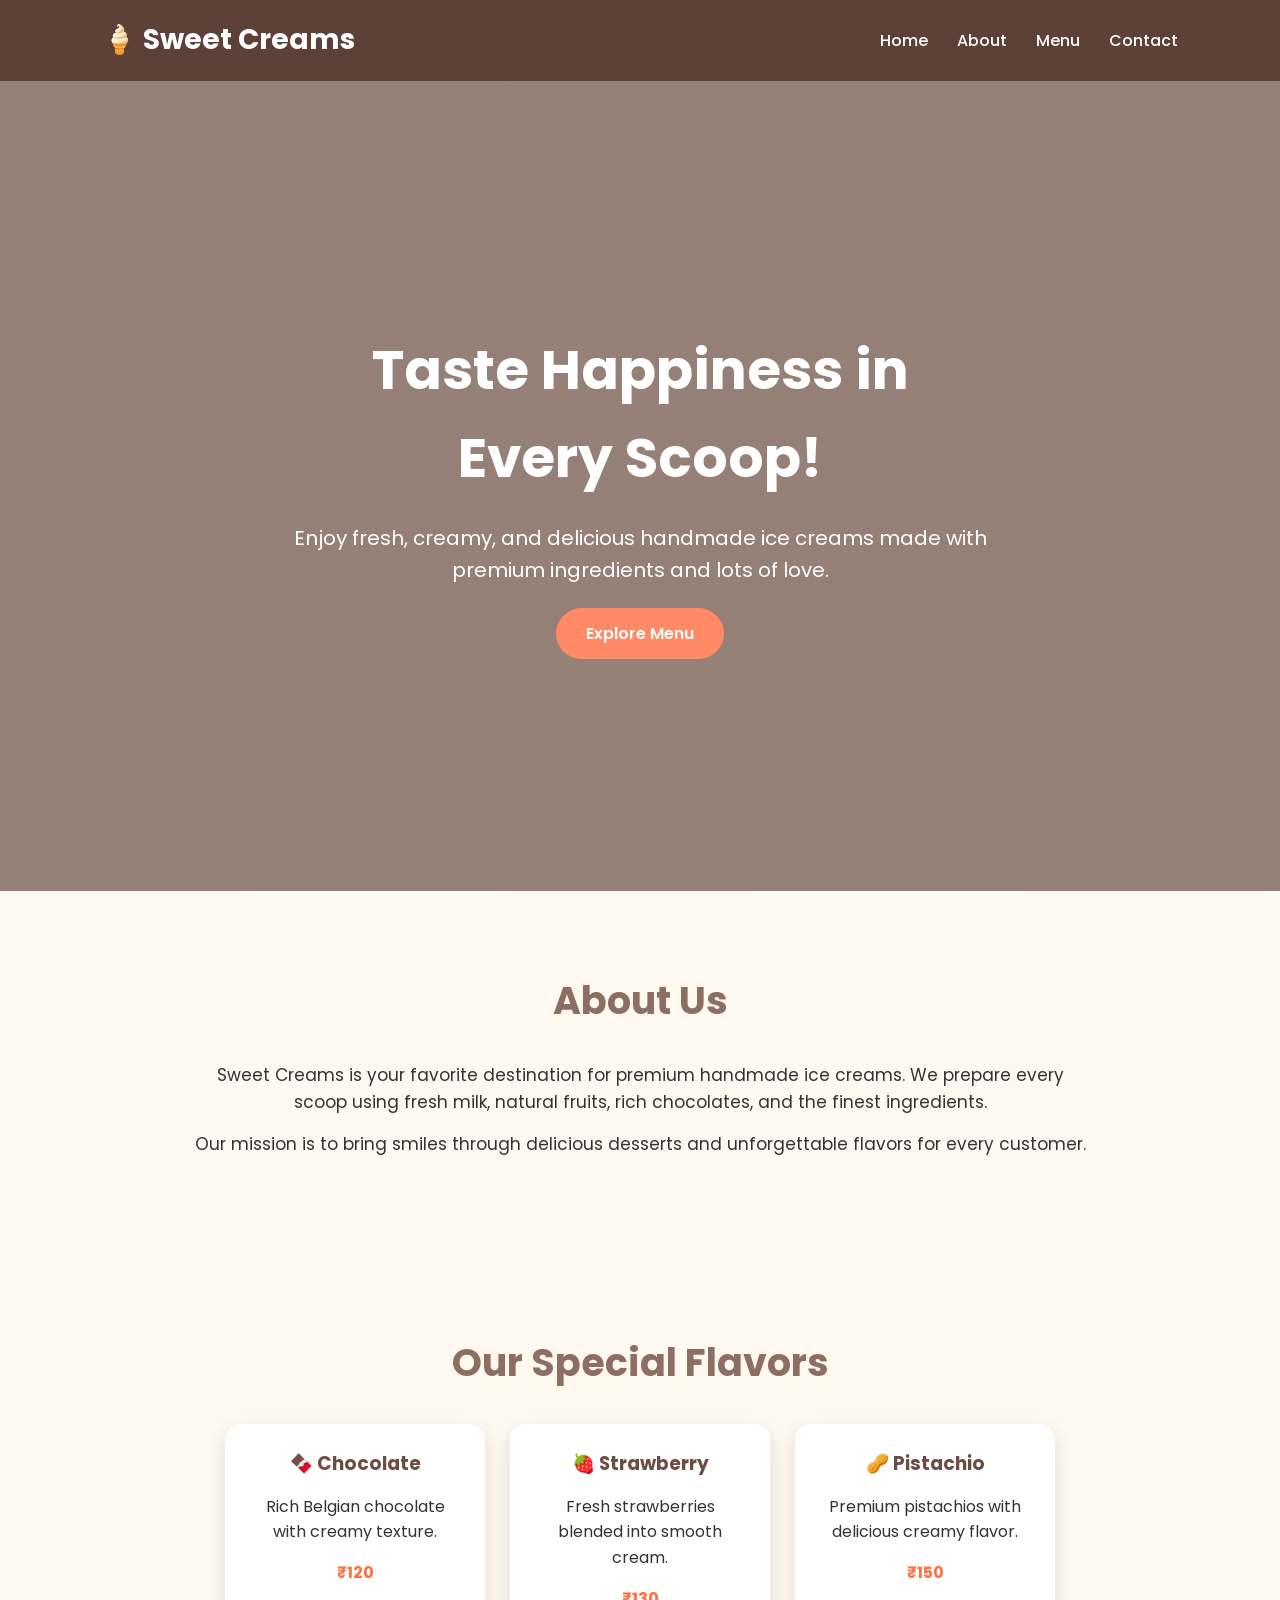
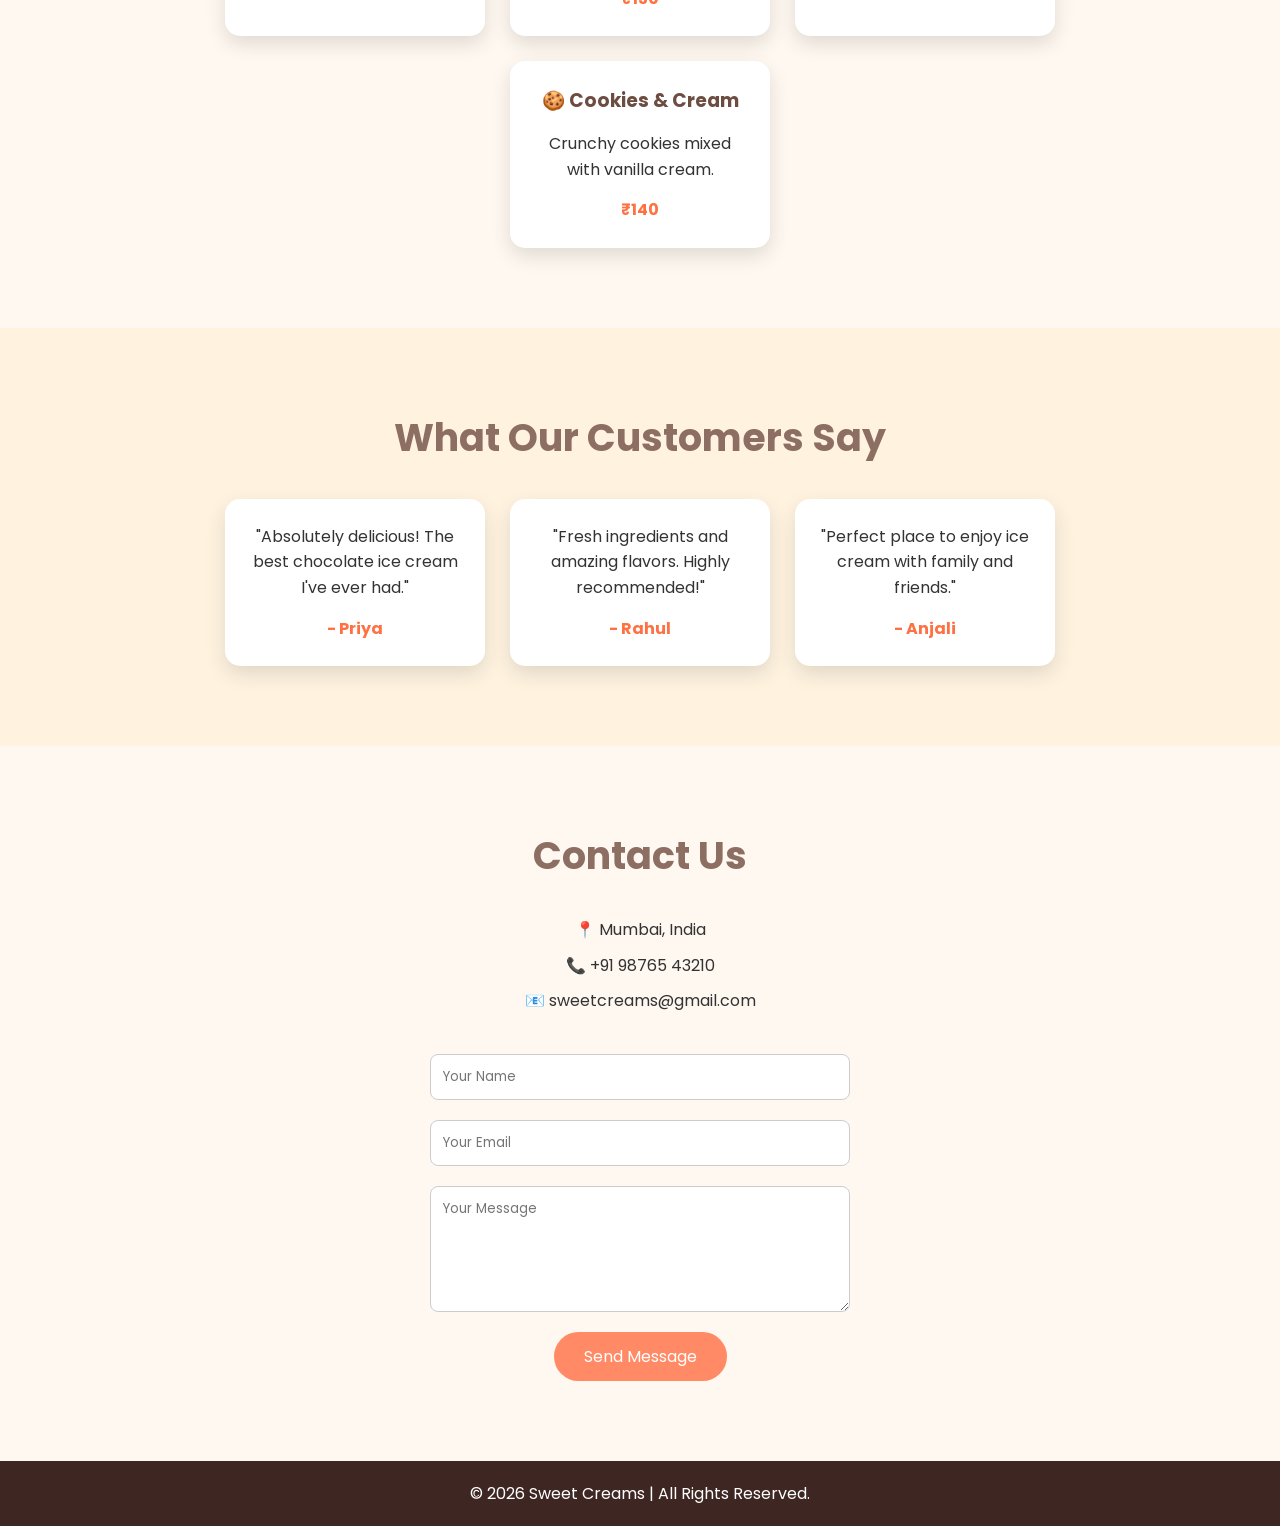
<file: WebDev-L1-task1-landing page/index.html>
<!DOCTYPE html>
<html lang="en">
<head>
    <meta charset="UTF-8">
    <meta name="viewport" content="width=device-width, initial-scale=1.0">
    <title>Sweet Creams | Ice Cream Shop</title>
    <link rel="stylesheet" href="style.css">
</head>
<body>

    <!-- Header -->
    <header>
        <div class="logo">🍦 Sweet Creams</div>

        <nav>
            <a href="#home">Home</a>
            <a href="#about">About</a>
            <a href="#menu">Menu</a>
            <a href="#contact">Contact</a>
        </nav>
    </header>

    <!-- Hero Section -->
    <section id="home" class="hero">
        <div class="hero-content">
            <h1>Taste Happiness in Every Scoop!</h1>
            <p>
                Enjoy fresh, creamy, and delicious handmade ice creams
                made with premium ingredients and lots of love.
            </p>
            <a href="#menu" class="btn">Explore Menu</a>
        </div>
    </section>

    <!-- About Section -->
    <section id="about" class="about">

        <h2>About Us</h2>

        <p>
            Sweet Creams is your favorite destination for premium handmade
            ice creams. We prepare every scoop using fresh milk,
            natural fruits, rich chocolates, and the finest ingredients.
        </p>

        <p>
            Our mission is to bring smiles through delicious desserts and
            unforgettable flavors for every customer.
        </p>

    </section>

    <!-- Menu Section -->
    <section id="menu" class="menu">

        <h2>Our Special Flavors</h2>

        <div class="cards">

            <div class="card">
                <h3>🍫 Chocolate</h3>
                <p>Rich Belgian chocolate with creamy texture.</p>
                <h4>₹120</h4>
            </div>

            <div class="card">
                <h3>🍓 Strawberry</h3>
                <p>Fresh strawberries blended into smooth cream.</p>
                <h4>₹130</h4>
            </div>

            <div class="card">
                <h3>🥜 Pistachio</h3>
                <p>Premium pistachios with delicious creamy flavor.</p>
                <h4>₹150</h4>
            </div>

            <div class="card">
                <h3>🍪 Cookies & Cream</h3>
                <p>Crunchy cookies mixed with vanilla cream.</p>
                <h4>₹140</h4>
            </div>

        </div>

    </section>

    <!-- Testimonials -->
    <section class="testimonials">

        <h2>What Our Customers Say</h2>

        <div class="cards">

            <div class="card">
                <p>"Absolutely delicious! The best chocolate ice cream I've ever had."</p>
                <h4>- Priya</h4>
            </div>

            <div class="card">
                <p>"Fresh ingredients and amazing flavors. Highly recommended!"</p>
                <h4>- Rahul</h4>
            </div>

            <div class="card">
                <p>"Perfect place to enjoy ice cream with family and friends."</p>
                <h4>- Anjali</h4>
            </div>

        </div>

    </section>

    <!-- Contact -->
    <section id="contact" class="contact">

        <h2>Contact Us</h2>

        <p>📍 Mumbai, India</p>
        <p>📞 +91 98765 43210</p>
        <p>📧 sweetcreams@gmail.com</p>

        <form>

            <input type="text" placeholder="Your Name" required>

            <input type="email" placeholder="Your Email" required>

            <textarea placeholder="Your Message" rows="5"></textarea>

            <button type="submit">Send Message</button>

        </form>

    </section>

    <!-- Footer -->
    <footer>

        <p>&copy; 2026 Sweet Creams | All Rights Reserved.</p>

    </footer>

</body>
</html>
</file>
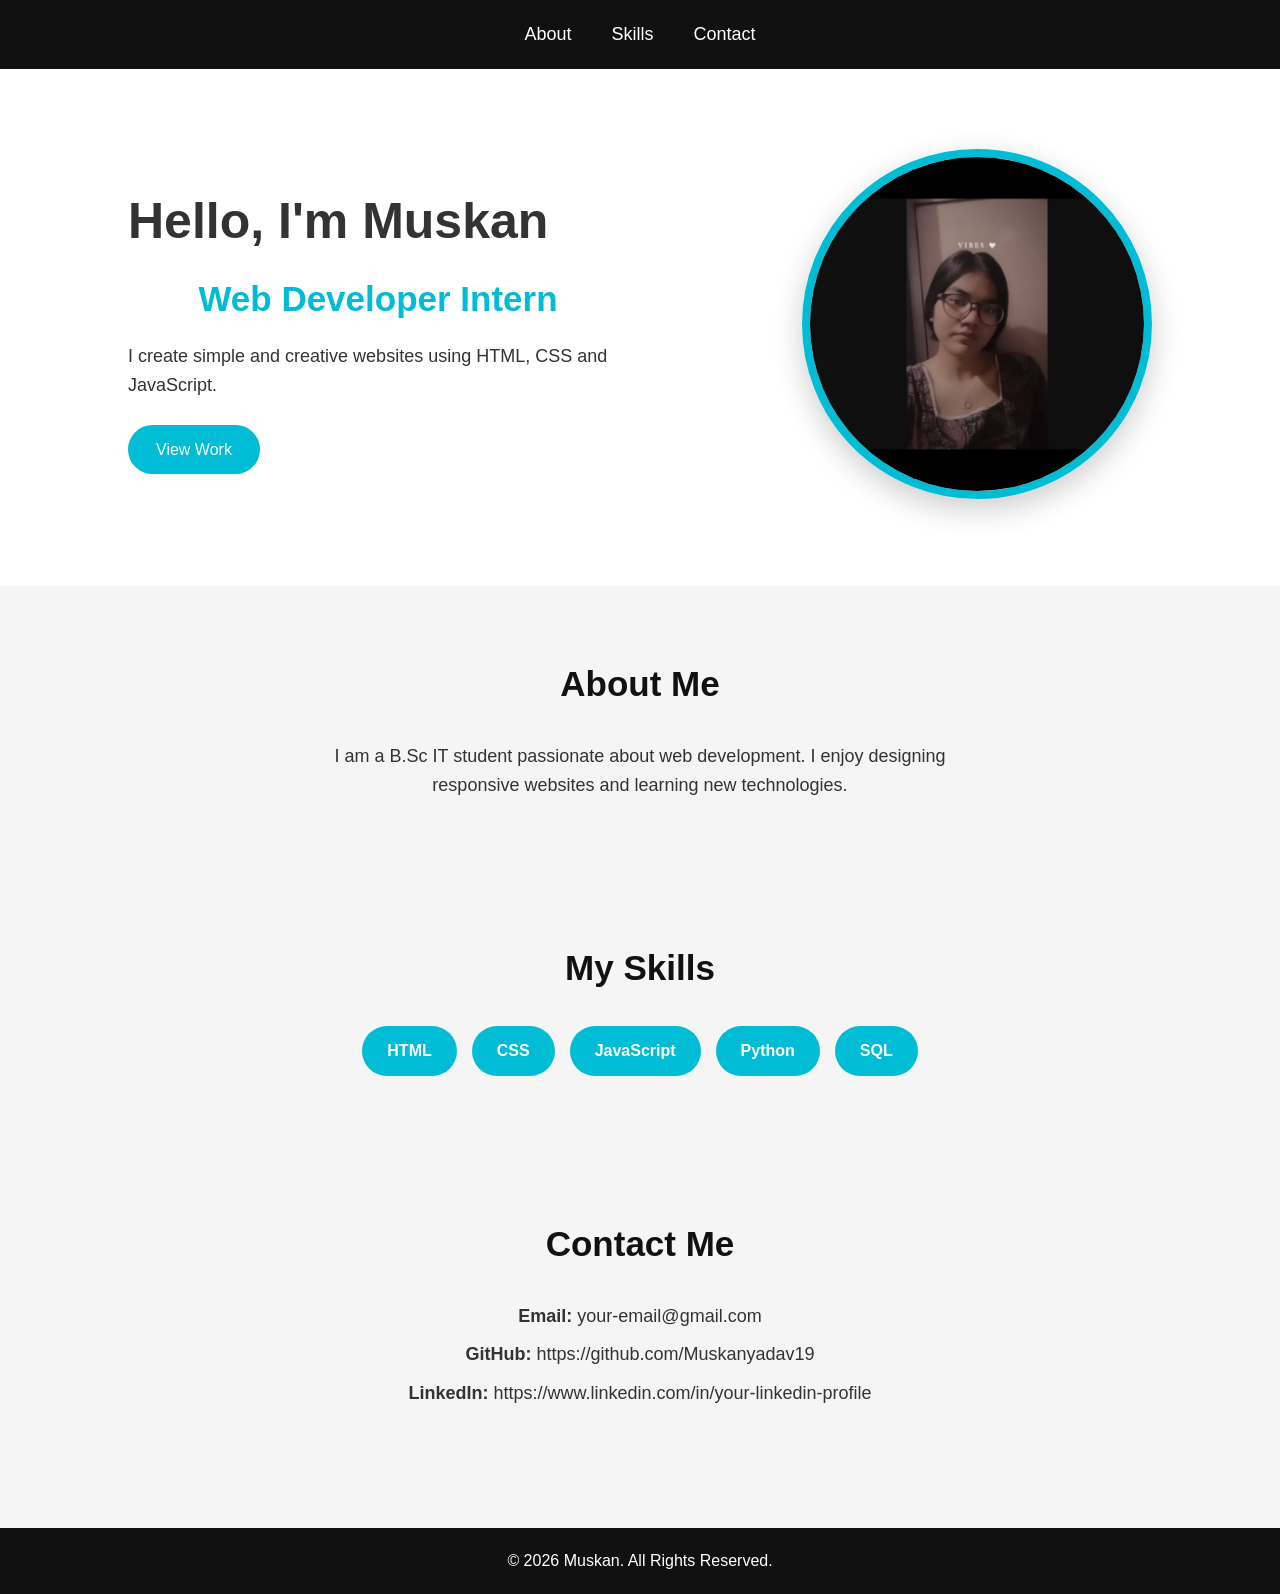
<file: WebDev-L1-Task2-Portfolio/index.html>
<!DOCTYPE html>
<html lang="en">
<head>
    <meta charset="UTF-8">
    <meta name="viewport" content="width=device-width, initial-scale=1.0">
    <title>Muskan Portfolio</title>
    <link rel="stylesheet" href="style.css">
</head>
<body>

<header>
    <nav>
        <ul>
            <li><a href="#about">About</a></li>
            <li><a href="#skills">Skills</a></li>
            <li><a href="#contact">Contact</a></li>
        </ul>
    </nav>
</header>

<section class="hero">
    <div class="hero-text">
        <h1>Hello, I'm Muskan</h1>
        <h2>Web Developer Intern</h2>
        <p>I create simple and creative websites using HTML, CSS and JavaScript.</p>
        <a href="#contact" class="btn">View Work</a>
    </div>

    <div class="hero-img">
        <img src="images/muskan1.jpeg" alt="Hero Image">
    </div>
</section>

<section id="about" class="about">
    <h2>About Me</h2>
    <p>
        I am a B.Sc IT student passionate about web development.
        I enjoy designing responsive websites and learning new technologies.
    </p>
</section>

<section id="skills" class="skills">
    <h2>My Skills</h2>

    <div class="skill-box">
        <span>HTML</span>
        <span>CSS</span>
        <span>JavaScript</span>
        <span>Python</span>
        <span>SQL</span>
    </div>
</section>

<section id="contact" class="contact">
    <h2>Contact Me</h2>

    <p><strong>Email:</strong> your-email@gmail.com</p>
    <p><strong>GitHub:</strong> https://github.com/Muskanyadav19</p>
    <p><strong>LinkedIn:</strong> https://www.linkedin.com/in/your-linkedin-profile</p>
</section>

<footer>
    <p>© 2026 Muskan. All Rights Reserved.</p>
</footer>

</body>
</html>
</file>
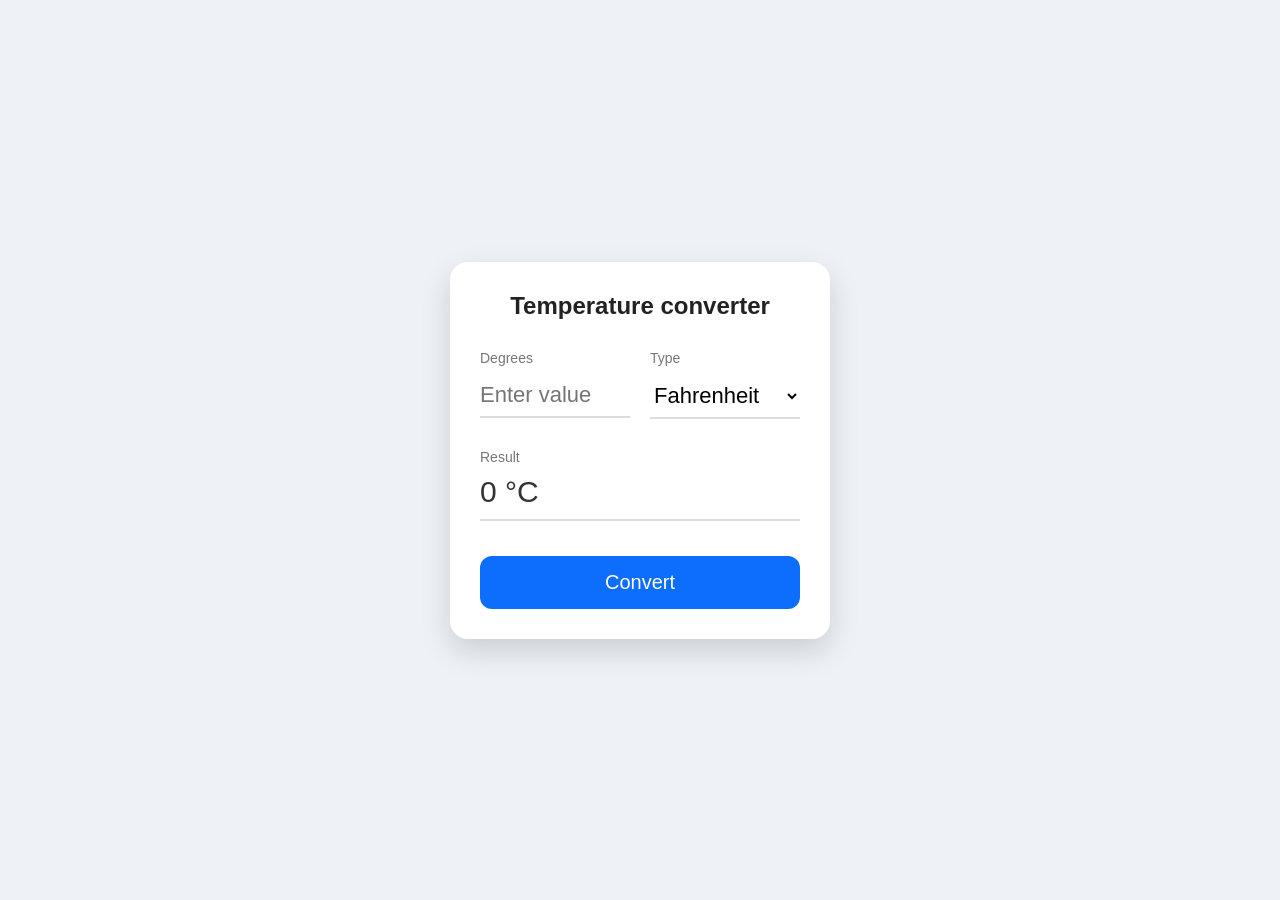
<file: WebDev-L1-Task3-Calculator/index.html>
<!DOCTYPE html>
<html lang="en">
<head>
    <meta charset="UTF-8">
    <meta name="viewport" content="width=device-width, initial-scale=1.0">
    <title>Temperature Converter</title>
    <link rel="stylesheet" href="style.css">
</head>
<body>

<div class="container">

    <h2>Temperature converter</h2>

    <div class="row">

        <div class="box">
            <label>Degrees</label>
            <input type="number" id="degree" placeholder="Enter value">
        </div>

        <div class="box">
            <label>Type</label>
            <select id="type">
                <option value="fahrenheit">Fahrenheit</option>
                <option value="celsius">Celsius</option>
                <option value="kelvin">Kelvin</option>
            </select>
        </div>

    </div>

    <div class="result">
        <label>Result</label>
        <p id="output">0 °C</p>
    </div>

    <button onclick="convertTemp()">Convert</button>

</div>

<script src="script.js"></script>

</body>
</html>
</file>
<file: WebDev-L1-task1-landing page/style.css>
/* Google Font */
@import url('https://fonts.googleapis.com/css2?family=Poppins:wght@300;400;500;600;700&display=swap');

*{
    margin:0;
    padding:0;
    box-sizing:border-box;
    font-family:'Poppins',sans-serif;
}

html{
    scroll-behavior:smooth;
}

body{
    background:#FFF8F0;
    color:#333;
    line-height:1.6;
}

/* Header */

header{
    background:#5D4037;
    color:#fff;
    display:flex;
    justify-content:space-between;
    align-items:center;
    padding:18px 8%;
    position:sticky;
    top:0;
    z-index:1000;
}

.logo{
    font-size:28px;
    font-weight:700;
}

nav a{
    text-decoration:none;
    color:white;
    margin-left:25px;
    font-weight:500;
    transition:.3s;
}

nav a:hover{
    color:#FFD54F;
}

/* Hero */

.hero{
    height:90vh;
    display:flex;
    justify-content:center;
    align-items:center;
    text-align:center;
    padding:20px;
    background:linear-gradient(rgba(93,64,55,.65),rgba(93,64,55,.65)),
    url("https://images.unsplash.com/photo-1563805042-7684c019e1cb?auto=format&fit=crop&w=1200&q=80");
    background-size:cover;
    background-position:center;
    color:white;
}

.hero-content{
    max-width:700px;
}

.hero-content h1{
    font-size:55px;
    margin-bottom:20px;
}

.hero-content p{
    font-size:20px;
    margin-bottom:35px;
}

.btn{
    text-decoration:none;
    background:#FF8A65;
    color:white;
    padding:14px 30px;
    border-radius:30px;
    font-weight:600;
    transition:.3s;
}

.btn:hover{
    background:#F4511E;
}

/* Sections */

section{
    padding:80px 10%;
}

section h2{
    text-align:center;
    font-size:38px;
    color:#8D6E63;
    margin-bottom:30px;
}

.about p{
    text-align:center;
    max-width:900px;
    margin:15px auto;
    font-size:17px;
}

/* Cards */

.cards{
    display:flex;
    justify-content:center;
    gap:25px;
    flex-wrap:wrap;
}

.card{
    width:260px;
    background:white;
    padding:25px;
    border-radius:15px;
    text-align:center;
    box-shadow:0 8px 20px rgba(0,0,0,.12);
    transition:.3s;
}

.card:hover{
    transform:translateY(-10px);
}

.card h3{
    color:#6D4C41;
    margin-bottom:15px;
}

.card h4{
    margin-top:15px;
    color:#FF7043;
}

/* Testimonials */

.testimonials{
    background:#FFF3E0;
}

/* Contact */

.contact{
    text-align:center;
}

.contact p{
    margin:10px 0;
}

form{
    display:flex;
    flex-direction:column;
    align-items:center;
    margin-top:30px;
}

input,
textarea{
    width:420px;
    max-width:100%;
    padding:12px;
    margin:10px 0;
    border:1px solid #ccc;
    border-radius:8px;
    outline:none;
}

input:focus,
textarea:focus{
    border:1px solid #FF8A65;
}

button{
    margin-top:10px;
    background:#FF8A65;
    color:white;
    border:none;
    padding:12px 30px;
    border-radius:30px;
    cursor:pointer;
    font-size:16px;
    transition:.3s;
}

button:hover{
    background:#F4511E;
}

/* Footer */

footer{
    background:#3E2723;
    color:white;
    text-align:center;
    padding:20px;
}

/* Responsive */

@media(max-width:768px){

header{
    flex-direction:column;
    gap:15px;
}

nav{
    display:flex;
    flex-wrap:wrap;
    justify-content:center;
}

nav a{
    margin:8px 10px;
}

.hero-content h1{
    font-size:38px;
}

.hero-content p{
    font-size:17px;
}

section h2{
    font-size:30px;
}

.card{
    width:100%;
}

}
</file>
<file: WebDev-L1-Task2-Portfolio/style.css>
*{
    margin:0;
    padding:0;
    box-sizing:border-box;
    font-family:Arial, sans-serif;
}

body{
    background:#f5f5f5;
    color:#333;
    line-height:1.6;
}

header{
    background:#111;
    padding:20px 0;
    position:sticky;
    top:0;
}

nav ul{
    display:flex;
    justify-content:center;
    list-style:none;
}

nav ul li{
    margin:0 20px;
}

nav ul li a{
    text-decoration:none;
    color:#fff;
    font-size:18px;
    transition:0.3s;
}

nav ul li a:hover{
    color:#00bcd4;
}

.hero{
    display:flex;
    justify-content:space-between;
    align-items:center;
    padding:80px 10%;
    background:#fff;
    flex-wrap:wrap;
}

.hero-text{
    max-width:500px;
}

.hero-text h1{
    font-size:50px;
    margin-bottom:10px;
}

.hero-text h2{
    color:#00bcd4;
    margin-bottom:15px;
}

.hero-text p{
    margin-bottom:25px;
    font-size:18px;
}

.btn{
    display:inline-block;
    padding:12px 28px;
    background:#00bcd4;
    color:white;
    text-decoration:none;
    border-radius:30px;
    transition:0.3s;
}

.btn:hover{
    background:#0097a7;
}

.hero-img img{
    width:350px;
    height:350px;
    object-fit:cover;
    border-radius:50%;
    border:8px solid #00bcd4;
    box-shadow:0 10px 30px rgba(0,0,0,0.2);
}

section{
    padding:70px 10%;
}

section h2{
    text-align:center;
    margin-bottom:30px;
    font-size:35px;
    color:#111;
}

.about p{
    text-align:center;
    max-width:700px;
    margin:auto;
    font-size:18px;
}

.skill-box{
    display:flex;
    justify-content:center;
    flex-wrap:wrap;
    gap:15px;
}

.skill-box span{
    background:#00bcd4;
    color:white;
    padding:12px 25px;
    border-radius:25px;
    font-weight:bold;
}

.project-container{
    display:flex;
    justify-content:center;
    gap:30px;
    flex-wrap:wrap;
}

.card{
    width:320px;
    background:white;
    border-radius:15px;
    overflow:hidden;
    box-shadow:0 5px 15px rgba(0,0,0,.15);
    transition:.3s;
}

.card:hover{
    transform:translateY(-10px);
}

.card img{
    width:100%;
    height:220px;
    object-fit:cover;
}

.card h3{
    padding:15px;
}

.card p{
    padding:0 15px 15px;
}

.card a{
    display:block;
    text-align:center;
    padding:12px;
    background:#00bcd4;
    color:white;
    text-decoration:none;
}

.card a:hover{
    background:#0097a7;
}

.contact{
    text-align:center;
}

.contact p{
    margin:10px 0;
    font-size:18px;
}

footer{
    background:#111;
    color:white;
    text-align:center;
    padding:20px;
    margin-top:40px;
}

@media(max-width:768px){

.hero{
    flex-direction:column-reverse;
    text-align:center;
}

.hero-img img{
    width:250px;
    height:250px;
    margin-bottom:30px;
}

.hero-text h1{
    font-size:38px;
}

.project-container{
    flex-direction:column;
    align-items:center;
}

.card{
    width:90%;
}

nav ul{
    flex-wrap:wrap;
}

nav ul li{
    margin:10px;
}

}
</file>
<file: WebDev-L1-Task3-Calculator/style.css>
*{
    margin:0;
    padding:0;
    box-sizing:border-box;
    font-family:Arial, Helvetica, sans-serif;
}

body{
    background:#eef2f7;
    display:flex;
    justify-content:center;
    align-items:center;
    height:100vh;
}

.container{
    width:380px;
    background:#fff;
    border-radius:18px;
    padding:30px;
    box-shadow:0 12px 30px rgba(0,0,0,.15);
}

h2{
    text-align:center;
    margin-bottom:30px;
    font-size:24px;
    color:#222;
}

.row{
    display:flex;
    justify-content:space-between;
    gap:20px;
}

.box{
    width:48%;
}

label{
    display:block;
    color:#777;
    margin-bottom:8px;
    font-size:14px;
}

input,select{
    width:100%;
    border:none;
    border-bottom:2px solid #ddd;
    outline:none;
    padding:8px 0;
    font-size:22px;
    background:transparent;
}

.result{
    margin-top:30px;
}

.result p{
    margin-top:10px;
    font-size:30px;
    color:#333;
    border-bottom:2px solid #ddd;
    padding-bottom:10px;
}

button{
    width:100%;
    margin-top:35px;
    padding:15px;
    background:#0d6efd;
    color:white;
    border:none;
    border-radius:12px;
    font-size:20px;
    cursor:pointer;
    transition:.3s;
}

button:hover{
    background:#0056d2;
}
</file>
